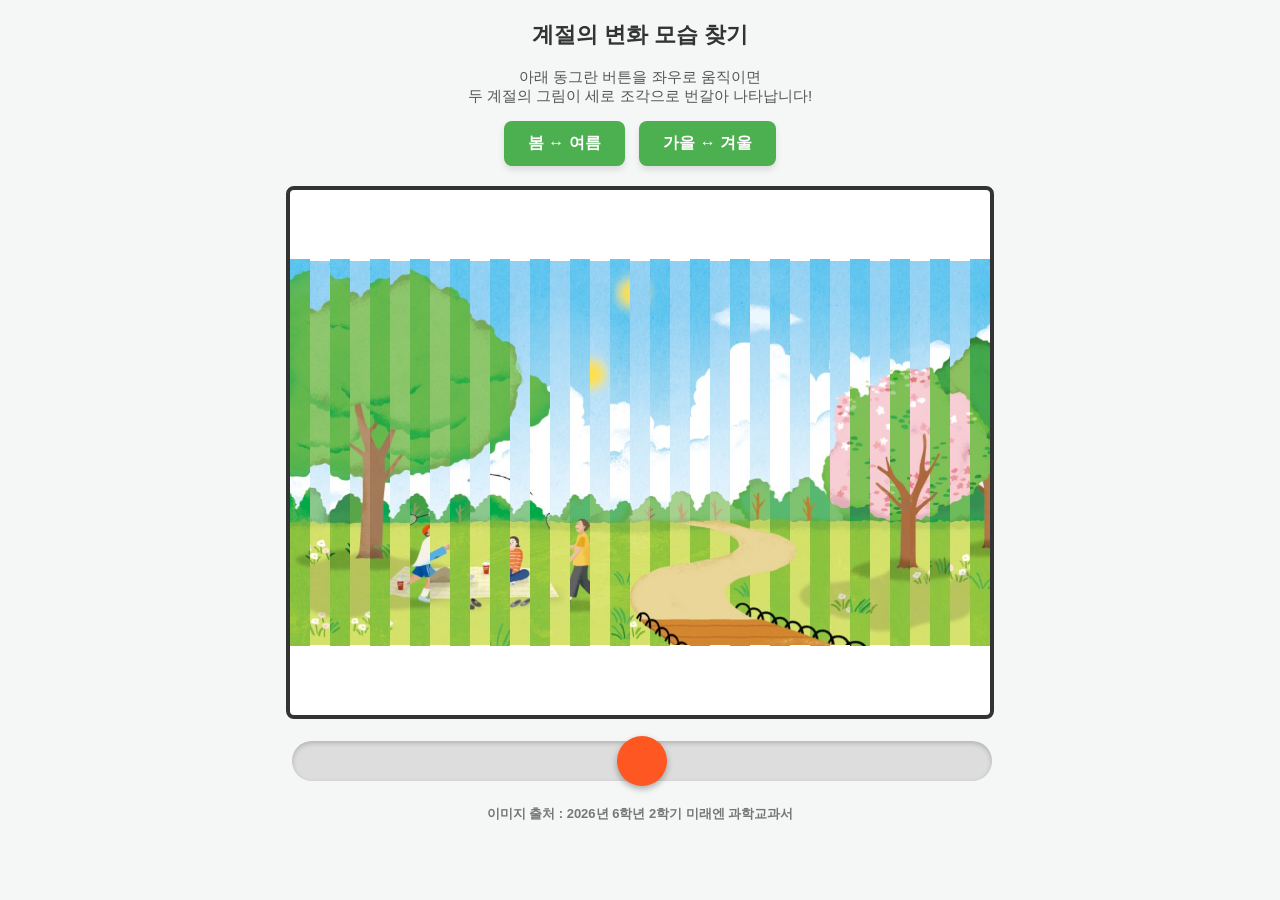
<file: index.html>
<!DOCTYPE html>
<html lang="ko">
<head>
    <meta charset="UTF-8">
    <meta name="viewport" content="width=device-width, initial-scale=1.0, maximum-scale=1.0, user-scalable=no">
    <title>계절의 변화 모습 찾기</title>
    <style>
        body {
            font-family: 'Malgun Gothic', dotum, sans-serif;
            text-align: center;
            background-color: #f4f7f6;
            margin: 0;
            padding: 15px;
            /* 모바일 기기 텍스트 선택 방지 */
            user-select: none; 
            -webkit-user-select: none;
        }
        h2 { 
            color: #333; 
            margin-top: 5px;
            font-size: 22px;
        }
        p.guide {
            color: #555;
            font-size: 15px;
            margin-bottom: 15px;
            word-break: keep-all;
        }
        .controls {
            margin-bottom: 20px;
        }
        button {
            padding: 12px 24px;
            font-size: 16px;
            font-weight: bold;
            margin: 0 5px;
            cursor: pointer;
            border: none;
            border-radius: 8px;
            background-color: #4CAF50;
            color: white;
            transition: background-color 0.2s;
            box-shadow: 0 4px 6px rgba(0,0,0,0.1);
        }
        button:active { background-color: #3e8e41; transform: translateY(2px); }
        
        .image-wrapper {
            position: relative;
            width: 100%;
            max-width: 700px; /* 태블릿/PC 최대 너비 */
            aspect-ratio: 4 / 3; /* 이미지 비율에 맞춰 조정 (가로:세로) */
            margin: 0 auto;
            border: 4px solid #333;
            overflow: hidden;
            background-color: #fff;
            border-radius: 8px;
        }

        .layer {
            position: absolute;
            top: 0;
            left: 0;
            width: 100%;
            height: 100%;
            object-fit: contain;
        }

        /* 첫 번째 이미지 (뒷 배경 역할) */
        #img-bg {
            z-index: 1;
        }

        /* 두 번째 이미지 (세로 조각으로 잘려 보이는 역할) */
        #img-fg {
            z-index: 2;
            /* 초기 상태: 절반씩 교차하여 보이도록 설정 (조각 전체 너비 40px 기준) */
            -webkit-mask-image: repeating-linear-gradient(to right, black 0px, black 20px, transparent 20px, transparent 40px);
            mask-image: repeating-linear-gradient(to right, black 0px, black 20px, transparent 20px, transparent 40px);
        }

        /* 슬라이더 손잡이 디자인 */
        .slider-container {
            max-width: 700px;
            margin: 20px auto;
        }
        .slider {
            -webkit-appearance: none;
            width: 100%;
            height: 40px;
            background: #ddd;
            outline: none;
            border-radius: 20px;
            box-shadow: inset 0 2px 5px rgba(0,0,0,0.2);
        }
        .slider::-webkit-slider-thumb {
            -webkit-appearance: none;
            appearance: none;
            width: 50px;
            height: 50px;
            border-radius: 50%;
            background: #FF5722;
            cursor: pointer;
            box-shadow: 0 3px 6px rgba(0,0,0,0.3);
        }
        .slider::-moz-range-thumb {
            width: 50px;
            height: 50px;
            border-radius: 50%;
            background: #FF5722;
            cursor: pointer;
            box-shadow: 0 3px 6px rgba(0,0,0,0.3);
        }
        
        /* 출처 텍스트 스타일 */
        .source-text {
            color: #777;
            font-size: 13px;
            margin-top: 20px;
            font-weight: bold;
        }
    </style>
</head>
<body>

    <h2>계절의 변화 모습 찾기</h2>
    <p class="guide">아래 동그란 버튼을 좌우로 움직이면<br>두 계절의 그림이 세로 조각으로 번갈아 나타납니다!</p>

    <div class="controls">
        <button onclick="setSeason('spring-summer')">봄 ↔ 여름</button>
        <button onclick="setSeason('fall-winter')">가을 ↔ 겨울</button>
    </div>

    <div class="image-wrapper">
        <img id="img-bg" class="layer" src="과_010_2.jpg" alt="계절그림1">
        <img id="img-fg" class="layer" src="과_010_3.jpg" alt="계절그림2">
    </div>

    <div class="slider-container">
        <input type="range" min="0" max="40" value="20" class="slider" id="mySlider" oninput="updateSlices()">
    </div>
    
    <div class="source-text">
        이미지 출처 : 2026년 6학년 2학기 미래엔 과학교과서
    </div>

    <script>
        // 슬라이더 조작 시 세로 조각의 너비를 조절하는 함수
        function updateSlices() {
            var slider = document.getElementById("mySlider");
            var imgFg = document.getElementById("img-fg");
            var val = slider.value;
            
            // 슬라이더 값에 따라 보여지는(검은색) 영역과 투명한 영역의 비율 조절
            var maskString = "repeating-linear-gradient(to right, black 0px, black " + val + "px, transparent " + val + "px, transparent 40px)";
            
            imgFg.style.webkitMaskImage = maskString;
            imgFg.style.maskImage = maskString;
        }

        // 버튼 클릭 시 계절 이미지를 교체하는 함수
        function setSeason(seasonType) {
            var imgBg = document.getElementById("img-bg");
            var imgFg = document.getElementById("img-fg");
            var slider = document.getElementById("mySlider");

            if (seasonType === 'spring-summer') {
                imgBg.src = "과_010_2.jpg"; // 봄
                imgFg.src = "과_010_3.jpg"; // 여름
            } else if (seasonType === 'fall-winter') {
                imgBg.src = "과_111_1.jpg"; // 가을
                imgFg.src = "과_111_2.jpg"; // 겨울
            }
            
            // 이미지 교체 시 슬라이더를 중앙(절반씩 교차)으로 초기화
            slider.value = 20;
            updateSlices();
        }
    </script>

</body>
</html>
</file>
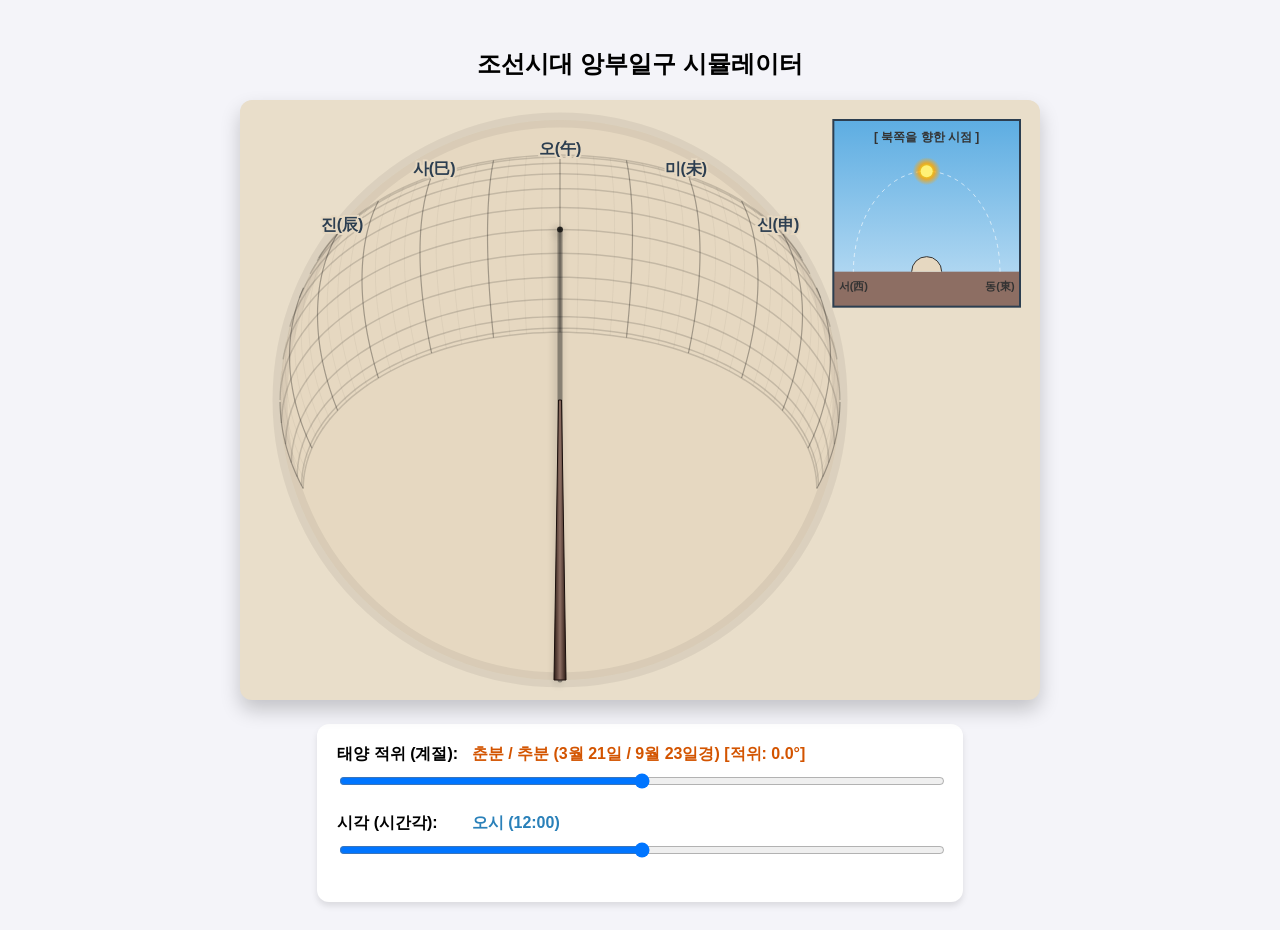
<file: ang-bu-il-gu.html>
<!DOCTYPE html>
<html lang="ko">
<head>
    <meta charset="UTF-8">
    <title>앙부일구 시뮬레이터 (태양 궤적 동서 반전 및 레이아웃 개선)</title>
    <style>
        body { font-family: 'Malgun Gothic', sans-serif; text-align: center; background-color: #f4f4f9; padding: 20px; }
        .canvas-container { position: relative; display: inline-block; margin-bottom: 20px; }
        /* 캔버스가 넓어졌으므로 배경 효과를 유지하며 둥근 모서리 적용 */
        canvas { background: #e9deca; border-radius: 12px; box-shadow: 0 10px 20px rgba(0,0,0,0.2); }
        .controls { background: white; padding: 20px; border-radius: 12px; display: inline-block; box-shadow: 0 4px 6px rgba(0,0,0,0.1); text-align: left; min-width: 500px; }
        .control-group { margin-bottom: 20px; }
        input[type=range] { width: 100%; margin-top: 8px; cursor: pointer; }
        label { font-weight: bold; display: inline-block; width: 130px; }
        .val-text { font-weight: bold; }
    </style>
</head>
<body>
    <h2>조선시대 앙부일구 시뮬레이터</h2>
    <div class="canvas-container">
        <canvas id="angbuilgu" width="800" height="600"></canvas>
    </div>
    <br>
    <div class="controls">
        <div class="control-group">
            <label>태양 적위 (계절):</label> 
            <span id="seasonVal" class="val-text" style="color:#d35400;">춘분 / 추분 (3월 21일 / 9월 23일경)</span>
            <input type="range" id="declination" min="-23.5" max="23.5" step="0.1" value="0">
        </div>
        
        <div class="control-group">
            <label>시각 (시간각):</label> 
            <span id="timeVal" class="val-text" style="color:#2980b9;">오시 (12:00)</span>
            <input type="range" id="time" min="-90" max="90" step="1" value="0">
        </div>
    </div>

    <script>
        const canvas = document.getElementById('angbuilgu');
        const ctx = canvas.getContext('2d');
        
        // 앙부일구 중심좌표(cx)를 320으로 설정하여 좌측에 치우치게 하고 우측 공간 확보
        const cx = 320, cy = 300, R = 280;
        const LAT = 37.5 * Math.PI / 180; 

        const solarTerms = [
            { dec: 23.5, name: "하지", date: "6월 21일" },
            { dec: 22.65, name: "망종 / 소서", date: "6월 5일 / 7월 7일" },
            { dec: 20.2, name: "소만 / 대서", date: "5월 21일 / 7월 23일" },
            { dec: 16.37, name: "입하 / 입추", date: "5월 5일 / 8월 7일" },
            { dec: 11.5, name: "곡우 / 처서", date: "4월 20일 / 8월 23일" },
            { dec: 5.92, name: "청명 / 백로", date: "4월 4일 / 9월 7일" },
            { dec: 0.0, name: "춘분 / 추분", date: "3월 21일 / 9월 23일" },
            { dec: -5.92, name: "경칩 / 한로", date: "3월 5일 / 10월 8일" },
            { dec: -11.5, name: "우수 / 상강", date: "2월 19일 / 10월 23일" },
            { dec: -16.37, name: "입춘 / 입동", date: "2월 4일 / 11월 7일" },
            { dec: -20.2, name: "대한 / 소설", date: "1월 20일 / 11월 22일" },
            { dec: -22.65, name: "소한 / 대설", date: "1월 5일 / 12월 7일" },
            { dec: -23.5, name: "동지", date: "12월 22일" }
        ];

        function init() {
            document.getElementById('declination').addEventListener('input', updateUI);
            document.getElementById('time').addEventListener('input', updateUI);
            updateUI();
        }

        function updateUI() {
            let dec = parseFloat(document.getElementById('declination').value);
            let timeAngle = parseFloat(document.getElementById('time').value);
            
            let closestTerm = solarTerms.reduce((prev, curr) => 
                Math.abs(curr.dec - dec) < Math.abs(prev.dec - dec) ? curr : prev
            );
            document.getElementById('seasonVal').innerText = `${closestTerm.name} (${closestTerm.date}경) [적위: ${dec.toFixed(1)}°]`;

            let hours = 12 + (timeAngle / 15);
            let h = Math.floor(hours);
            let m = Math.round((hours - h) * 60);
            let sibiji = ["묘", "진", "사", "오", "미", "신", "유"];
            let idx = Math.floor((hours - 5.5) / 2);
            let ji = sibiji[Math.max(0, Math.min(6, idx))] + "시";
            document.getElementById('timeVal').innerText = `${ji} (${String(h).padStart(2,'0')}:${String(m).padStart(2,'0')})`;

            draw();
        }

        function getShadowPos(decDeg, hDeg) {
            let dec = decDeg * Math.PI / 180;
            let H = hDeg * Math.PI / 180;
            let Z = Math.sin(LAT)*Math.sin(dec) + Math.cos(LAT)*Math.cos(dec)*Math.cos(H);
            if (Z <= 0) return null; 

            let X = -Math.cos(dec)*Math.sin(H);
            let Y = Math.sin(dec)*Math.cos(LAT) - Math.cos(dec)*Math.sin(LAT)*Math.cos(H);

            return { x: cx - X * R, y: cy + Y * R };
        }

        function drawPath(valDeg, isSeason) {
            ctx.beginPath();
            let started = false;
            let startLimit = isSeason ? -90 : -23.5;
            let endLimit = isSeason ? 90 : 23.5;
            let step = isSeason ? 2 : 1;

            for (let i = startLimit; i <= endLimit; i += step) {
                let pos = isSeason ? getShadowPos(valDeg, i) : getShadowPos(i, valDeg);
                if (pos) {
                    if (!started) { ctx.moveTo(pos.x, pos.y); started = true; }
                    else { ctx.lineTo(pos.x, pos.y); }
                }
            }
            ctx.stroke();
        }

        function drawMainAngbuilgu() {
            ctx.save();
            ctx.beginPath();
            ctx.arc(cx, cy, R, 0, Math.PI * 2);
            // 메인 앙부일구 반구의 미세한 색상 차이 적용
            ctx.fillStyle = '#e6d8c1';
            ctx.fill();
            
            ctx.lineWidth = 15;
            ctx.strokeStyle = 'rgba(0,0,0,0.06)';
            ctx.stroke();
            ctx.lineWidth = 1;
            ctx.restore();

            const termDecs = [-23.5, -22.65, -20.2, -16.37, -11.5, -5.92, 0, 5.92, 11.5, 16.37, 20.2, 22.65, 23.5];
            ctx.strokeStyle = 'rgba(0,0,0,0.15)';
            ctx.lineWidth = 1.5;
            for (let d of termDecs) drawPath(d, true);

            for (let h = -90; h <= 90; h += 3.75) {
                if (Math.abs(h % 15) < 0.1) {
                    ctx.strokeStyle = 'rgba(0,0,0,0.3)'; ctx.lineWidth = 1.2;
                } else {
                    ctx.strokeStyle = 'rgba(0,0,0,0.08)'; ctx.lineWidth = 0.5;
                }
                drawPath(h, false);
            }

            const sibijiArr = [
                { name: '묘(卯)', angle: -90 }, { name: '진(辰)', angle: -60 },
                { name: '사(巳)', angle: -30 }, { name: '오(午)', angle: 0 },
                { name: '미(未)', angle: 30 }, { name: '신(申)', angle: 60 }, { name: '유(酉)', angle: 90 }
            ];
            ctx.font = 'bold 16px "Malgun Gothic", sans-serif';
            ctx.textAlign = 'center'; ctx.textBaseline = 'middle';
            sibijiArr.forEach(t => {
                let textPos = getShadowPos(-26, t.angle);
                if (textPos) {
                    ctx.strokeStyle = '#e6d8c1'; ctx.lineWidth = 4;
                    ctx.strokeText(t.name, textPos.x, textPos.y);
                    ctx.fillStyle = '#2c3e50'; ctx.fillText(t.name, textPos.x, textPos.y);
                }
            });

            let currentDec = parseFloat(document.getElementById('declination').value);
            let currentTime = parseFloat(document.getElementById('time').value);
            let pos = getShadowPos(currentDec, currentTime);

            if (pos) {
                ctx.save();
                ctx.beginPath();
                ctx.moveTo(cx, cy + R);
                ctx.lineTo(pos.x, pos.y);
                ctx.strokeStyle = 'rgba(20, 20, 20, 0.4)';
                ctx.lineWidth = 5;
                ctx.shadowColor = 'rgba(0, 0, 0, 0.5)';
                ctx.shadowBlur = 8;
                ctx.shadowOffsetX = -2;
                ctx.shadowOffsetY = 2;
                ctx.lineCap = "round";
                ctx.stroke();
                
                ctx.beginPath();
                ctx.arc(pos.x, pos.y, 3, 0, 2 * Math.PI);
                ctx.fillStyle = 'rgba(0,0,0,0.7)';
                ctx.fill();
                ctx.restore();
            }

            ctx.save();
            ctx.beginPath();
            ctx.moveTo(cx - 6, cy + R); ctx.lineTo(cx + 6, cy + R); 
            ctx.lineTo(cx + 1.5, cy);   ctx.lineTo(cx - 1.5, cy);   
            ctx.closePath();

            let gnomonGrad = ctx.createLinearGradient(cx - 6, cy + R, cx + 6, cy + R);
            gnomonGrad.addColorStop(0, '#2d1b15');
            gnomonGrad.addColorStop(0.5, '#8d6e63');
            gnomonGrad.addColorStop(1, '#2d1b15');
            ctx.fillStyle = gnomonGrad; ctx.fill();
            ctx.strokeStyle = '#1a0f0c'; ctx.lineWidth = 1; ctx.stroke();
            ctx.restore();
        }

        function drawSubScreen() {
            const subW = (R * 2) / 3; 
            const subH = (R * 2) / 3;
            const padding = 20;
            
            // 캔버스가 800으로 넓어졌으므로, 우측 바깥쪽에 앙부일구와 겹치지 않게 배치됨
            const subX = canvas.width - subW - padding; 
            const subY = padding;
            const groundY = subY + subH - 35; 
            const subCx = subX + subW / 2;

            let currentDec = parseFloat(document.getElementById('declination').value) * Math.PI / 180;
            let currentTime = parseFloat(document.getElementById('time').value) * Math.PI / 180;

            ctx.save();
            
            let skyGrad = ctx.createLinearGradient(subX, subY, subX, groundY);
            skyGrad.addColorStop(0, '#5DADE2');
            skyGrad.addColorStop(1, '#AED6F1');
            ctx.fillStyle = skyGrad;
            ctx.fillRect(subX, subY, subW, subH);

            ctx.fillStyle = '#8d6e63';
            ctx.fillRect(subX, groundY, subW, subH - (groundY - subY));
            ctx.strokeStyle = '#2c3e50';
            ctx.lineWidth = 2;
            ctx.strokeRect(subX, subY, subW, subH);

            ctx.beginPath();
            ctx.arc(subCx, groundY, 15, Math.PI, 2 * Math.PI);
            ctx.fillStyle = '#e6d8c1';
            ctx.fill();
            ctx.strokeStyle = '#333';
            ctx.lineWidth = 1;
            ctx.stroke();

            // 4. 태양 궤적선 (동서 방향 반전 적용: X값의 뺄셈을 덧셈으로 변경)
            ctx.beginPath();
            let pathStarted = false;
            for(let h = -90; h <= 90; h += 5) {
                let H = h * Math.PI / 180;
                let Z = Math.sin(LAT)*Math.sin(currentDec) + Math.cos(LAT)*Math.cos(currentDec)*Math.cos(H);
                let X = -Math.cos(currentDec)*Math.sin(H);
                
                if(Z > 0) { 
                    // 방향 반전: 아침(동쪽)이 우측에 오도록 `subCx + X`로 수정
                    let px = subCx + X * (subW / 2 - 20); 
                    let py = groundY - Z * (groundY - subY - 25);
                    if(!pathStarted) { ctx.moveTo(px, py); pathStarted = true; }
                    else { ctx.lineTo(px, py); }
                }
            }
            ctx.strokeStyle = 'rgba(255, 255, 255, 0.6)';
            ctx.setLineDash([4, 4]);
            ctx.stroke();
            ctx.setLineDash([]);

            // 5. 현재 태양 렌더링 (동서 방향 반전 적용)
            let Z_sun = Math.sin(LAT)*Math.sin(currentDec) + Math.cos(LAT)*Math.cos(currentDec)*Math.cos(currentTime);
            let X_sun = -Math.cos(currentDec)*Math.sin(currentTime);

            if (Z_sun > 0) {
                // 방향 반전: `subCx + X_sun`
                let sunPx = subCx + X_sun * (subW / 2 - 20);
                let sunPy = groundY - Z_sun * (groundY - subY - 25);
                
                let sunGrad = ctx.createRadialGradient(sunPx, sunPy, 2, sunPx, sunPy, 14);
                sunGrad.addColorStop(0, 'rgba(255, 255, 0, 1)');
                sunGrad.addColorStop(0.5, 'rgba(255, 165, 0, 0.8)');
                sunGrad.addColorStop(1, 'rgba(255, 165, 0, 0)');
                
                ctx.beginPath();
                ctx.arc(sunPx, sunPy, 14, 0, Math.PI * 2);
                ctx.fillStyle = sunGrad;
                ctx.fill();
                
                ctx.beginPath();
                ctx.arc(sunPx, sunPy, 6, 0, Math.PI * 2);
                ctx.fillStyle = '#FFF176';
                ctx.fill();
            }

            // 6. 텍스트 라벨 (좌측이 서쪽, 우측이 동쪽으로 변경됨)
            ctx.fillStyle = '#333';
            ctx.font = 'bold 11px "Malgun Gothic", sans-serif';
            ctx.textAlign = 'center';
            ctx.fillText("서(西)", subX + 20, groundY + 15);
            ctx.fillText("동(東)", subX + subW - 20, groundY + 15);
            
            ctx.fillStyle = '#333';
            ctx.font = 'bold 12px "Malgun Gothic", sans-serif';
            ctx.fillText("[ 북쪽을 향한 시점 ]", subCx, subY + 18);

            ctx.restore();
        }

        function draw() {
            ctx.clearRect(0, 0, canvas.width, canvas.height);
            drawMainAngbuilgu();
            drawSubScreen(); 
        }

        init();
    </script>
</body>
</html>
</file>
